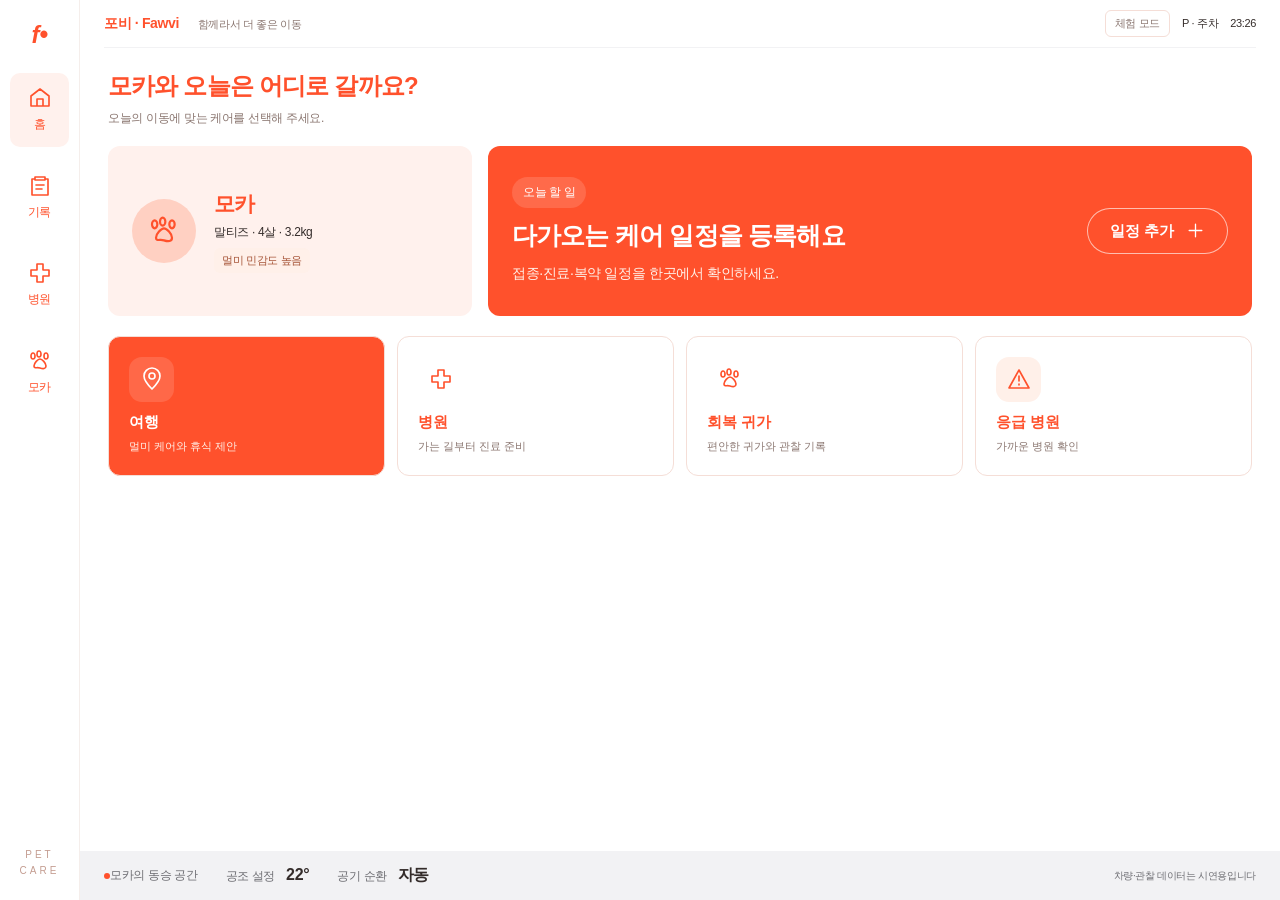
<file: docs/index.html>
<!doctype html><html lang="ko"><head><meta charset="utf-8"><meta name="viewport" content="width=device-width,initial-scale=1,viewport-fit=cover"><meta name="theme-color" content="#f7f7f4"><title>포비 · Fawvi · Pet Care</title><link rel="stylesheet" href="style.css"></head><body><div class="app"><aside><a class="brand" data-page="home" href="#home" aria-label="홈"><span>f<span class="dot">•</span></span></a><nav id="nav"></nav><div class="aside-foot">PET<br>CARE</div></aside><div class="workspace"><header><div class="app-name">포비 · Fawvi <span>함께라서 더 좋은 이동</span></div><div class="header-right"><span class="demo">체험 모드</span><span id="gear">P · 주차</span><time id="clock"></time></div></header><main id="main"></main><footer><span><i class="green"></i>모카의 동승 공간</span><span>공조 설정 <b>22°</b></span><span>공기 순환 <b>자동</b></span><span class="footer-note">차량·관찰 데이터는 시연용입니다</span></footer></div></div><div id="toast" role="status"></div><div id="modal"></div><script src="app.js"></script></body></html>
</file>
<file: docs/style.css>
:root{--ink:#243630;--sub:#78827c;--paper:#f7f7f4;--line:#e3e6df;--accent:#e9653f;--sage:#edf2e8;--green:#526c48;--orange:#fff0e6;--red:#b94737}*{box-sizing:border-box}body{margin:0;background:var(--paper);color:var(--ink);font:16px/1.55 -apple-system,BlinkMacSystemFont,'Apple SD Gothic Neo','Malgun Gothic',sans-serif;letter-spacing:-.35px}button,input,select,textarea{font:inherit}button,a,input,select,textarea{-webkit-tap-highlight-color:transparent}button,a{touch-action:manipulation}button{cursor:pointer;border:0;background:none;color:inherit}button:focus-visible,a:focus-visible,input:focus-visible,textarea:focus-visible,select:focus-visible{outline:3px solid #e9653f;outline-offset:3px}button:disabled{opacity:.38;cursor:not-allowed}a{color:inherit;text-decoration:none}.app{display:flex;min-height:100dvh}aside{width:94px;flex-shrink:0;background:#243b33;color:#becac3;display:flex;flex-direction:column;align-items:center;padding:23px 12px;position:fixed;inset:0 auto 0 0;z-index:3}.brand{font-family:Georgia,serif;font-size:42px;font-weight:bold;line-height:1;color:#fff;margin-bottom:40px}.dot{color:#f3946d;font-size:25px}nav{width:100%;display:grid;gap:14px}nav a{display:flex;flex-direction:column;align-items:center;gap:5px;border-radius:16px;padding:13px 4px;font-size:12px}nav a.active{background:#f1f4e9;color:#2e4437}nav a:hover{background:#ffffff15}nav a.active:hover{background:#f1f4e9}.aside-foot{margin-top:auto;font-size:10px;letter-spacing:3px;color:#91a59a;text-align:center;padding-top:25px}.icon{width:24px;height:24px;fill:none;stroke:currentColor;stroke-width:1.65;stroke-linecap:round;stroke-linejoin:round;flex-shrink:0}.workspace{margin-left:94px;width:calc(100% - 94px);display:flex;flex-direction:column}header{height:82px;display:flex;align-items:center;justify-content:space-between;border-bottom:1px solid var(--line);margin:0 38px;gap:20px}.app-name{font-size:19px;font-weight:750}.app-name span{font-size:12px;color:var(--sub);font-weight:400;margin-left:15px}.header-right{display:flex;align-items:center;gap:22px;font-size:13px}.demo{font-size:11px;color:var(--sub);padding:4px 9px;border:1px solid var(--line);border-radius:6px}time{font-variant-numeric:tabular-nums}main{max-width:1600px;width:100%;margin:0 auto;padding:28px 38px 30px;flex:1}h1,h2,h3,p{margin:0}h1{font-size:32px;line-height:1.3;letter-spacing:-1.4px;font-weight:720}h2{font-size:24px;line-height:1.4;letter-spacing:-.8px}h3{font-size:18px}small,.muted{color:var(--sub)}.eyebrow{font-size:11px;letter-spacing:2px;font-weight:600;color:var(--sub);margin-bottom:8px}.pagehead{display:flex;align-items:flex-end;justify-content:space-between;gap:15px;margin-bottom:24px}.pagehead p{color:var(--sub);font-size:14px;margin-top:8px}.step{font-size:12px;color:var(--sub)}.step b{color:var(--accent);font-size:21px;margin-right:7px}.card{background:#fff;border:1px solid var(--line);border-radius:22px;padding:25px}.hero-grid{display:grid;grid-template-columns:1fr 1.12fr;gap:22px}.pet-photo{position:relative;border-radius:22px;overflow:hidden;background:#cdbb9f;min-height:330px}.pet-photo img{width:100%;height:100%;position:absolute;object-fit:cover;object-position:center 40%}.pet-photo:after{content:'';position:absolute;inset:40% 0 0;background:linear-gradient(transparent,#1d2b21bb)}.pet-copy{position:absolute;bottom:25px;left:26px;z-index:1;color:#fff}.pet-copy h2{font-size:34px}.pet-copy p{font-size:13px;color:#fffddd;margin-top:4px}.photo-badge{position:absolute;top:18px;left:18px;z-index:1;background:#ffffffde;padding:6px 10px;border-radius:9px;font-size:11px}.hero-card{display:flex;flex-direction:column;align-items:flex-start;justify-content:space-between;background:var(--sage);border:0;padding:32px}.hero-card h2{font-size:30px;margin:13px 0}.hero-card p{font-size:14px;color:#6c7d64}.pill{display:inline-flex;align-items:center;gap:7px;border-radius:50px;background:#fff;padding:6px 11px;font-size:12px}.green{display:inline-block;background:#68865c;width:6px;height:6px;border-radius:50%}.btn{display:inline-flex;align-items:center;justify-content:center;gap:12px;min-height:52px;border-radius:12px;padding:12px 22px;font-size:15px;font-weight:650;background:var(--accent);color:#fff}.btn .icon{width:19px;height:19px}.btn.secondary{color:var(--ink);background:#fff;border:1px solid var(--line)}.btn.dark{background:var(--ink)}.btn.small{min-height:44px;padding:9px 15px;font-size:13px}.btn.wide{width:100%}.link{display:inline-flex;align-items:center;gap:8px;font-size:13px;color:var(--sub);padding:8px 0}.quick-grid{display:grid;grid-template-columns:repeat(4,1fr);gap:14px;margin-top:20px}.quick{display:flex;text-align:left;align-items:center;gap:15px;padding:20px;border:1px solid var(--line);background:#fff;border-radius:16px}.quick>span:first-child{background:var(--sage);width:45px;height:45px;display:grid;place-items:center;border-radius:13px}.quick b{display:block;font-size:15px}.quick small{font-size:11px}.quick.emergency>span:first-child{background:var(--orange);color:var(--accent)}footer{display:flex;align-items:center;gap:28px;padding:15px 38px;border-top:1px solid var(--line);font-size:12px;color:var(--sub)}footer b{font-size:16px;color:var(--ink);margin-left:8px}.footer-note{margin-left:auto;font-size:10px}.check-grid{display:grid;grid-template-columns:repeat(4,1fr);gap:17px}.check-card{min-height:240px;display:flex;flex-direction:column;position:relative;cursor:pointer}.check-card .icon{color:var(--green);margin-bottom:25px;width:30px;height:30px}.check-card small{margin-top:7px;font-size:12px}.check-card strong{font-size:24px;margin-top:5px}.check-card input{accent-color:var(--green);width:24px;height:24px;position:absolute;right:22px;top:25px}.check-card:has(input:checked){background:var(--sage);border-color:#abbc9e}.check-bottom{display:flex;justify-content:space-between;gap:20px;align-items:center;margin-top:26px}.check-bottom p{font-size:13px;color:var(--sub)}.drive-grid{display:grid;grid-template-columns:340px 1fr;gap:22px;min-height:395px}.care-panel{display:flex;flex-direction:column;gap:18px}.statusbox{border-radius:18px;background:var(--sage);padding:24px;flex:1}.statusbox.warn{background:var(--orange)}.statusbox h2{font-size:27px;margin:15px 0 10px}.statusbox p{font-size:14px;color:var(--sub)}.status-mark{display:grid;place-items:center;width:46px;height:46px;border-radius:50%;background:#ffffffa8;color:var(--green)}.status-mark .icon{width:26px;height:26px}.small-stats{display:flex;gap:30px;border-top:1px solid #d8e0d1;margin-top:22px;padding-top:15px;font-size:11px;color:var(--sub)}.small-stats b{font-size:20px;display:block;color:var(--ink);font-weight:550}.map{position:relative;overflow:hidden;background:#e8ede5;border-radius:22px;min-height:395px;border:1px solid #dce2d9}.map-art{width:100%;height:100%;position:absolute;inset:0}.map-top{position:absolute;left:18px;right:18px;top:18px;display:flex;align-items:center;gap:13px;padding:15px 18px;background:#fff;border-radius:14px;box-shadow:0 4px 20px #263d3310}.map-top b{font-size:16px}.map-top small{display:block;font-size:11px}.turn-icon{background:var(--ink);color:white;border-radius:9px;padding:9px}.map-bottom{position:absolute;bottom:17px;left:18px;right:18px;background:#fff;border-radius:13px;padding:13px 17px;display:flex;align-items:center;justify-content:space-between;gap:12px}.map-bottom b{font-size:21px}.map-bottom span{font-size:12px;color:var(--sub)}.map-label{position:absolute;right:18px;top:102px;font-size:10px;background:#ffffffcc;padding:4px 7px;border-radius:5px;color:var(--sub)}.simbar{margin-top:17px;display:flex;align-items:center;gap:8px;flex-wrap:wrap}.simbar>span{font-size:11px;color:var(--sub);margin-right:8px}.simbar button{border:1px solid var(--line);border-radius:8px;background:#fff;padding:9px 12px;font-size:12px}.record-layout{display:grid;grid-template-columns:1.1fr 1fr;gap:22px}.row{display:flex;align-items:center;justify-content:space-between;gap:16px}.tabs{display:flex;gap:6px;margin-bottom:23px;flex-wrap:wrap}.tabs button{padding:10px 18px;border:1px solid var(--line);border-radius:10px;font-size:13px}.tabs button.selected{background:var(--ink);color:#fff;border-color:var(--ink)}.record-item{padding:18px 0;border-bottom:1px solid var(--line);display:flex;gap:18px;align-items:start}.record-item:last-child{border:0}.record-icon{width:37px;height:37px;border-radius:11px;background:var(--sage);display:grid;place-items:center;flex-shrink:0}.record-item small{font-size:11px}.record-item b{font-size:15px;display:block}.record-item p{font-size:13px;color:var(--sub);margin-top:3px}.record-item time{margin-left:auto;color:var(--sub);font-size:11px;white-space:nowrap}.summary-card{background:var(--sage)}.summary-card h2{margin-top:15px}.metrics{display:grid;grid-template-columns:repeat(3,1fr);gap:10px;margin:25px 0}.metrics>div{border-right:1px solid #d2ddcc}.metrics>div:last-child{border:0}.metrics small{display:block;font-size:11px}.metrics strong{font-size:28px;font-weight:600}.metrics span{font-size:12px;margin-left:3px}.note{font-size:12px;color:var(--sub);line-height:1.7}.stack{display:grid;gap:14px}.field{display:grid;gap:8px;margin-bottom:18px;font-size:13px;font-weight:600}.field input,.field select,.field textarea{width:100%;padding:14px;border:1px solid var(--line);border-radius:10px;background:#fafbf8;color:var(--ink);font-weight:400;min-height:48px}.field textarea{resize:vertical;min-height:110px}.actions{display:flex;gap:10px;margin-top:20px}.actions>*{flex:1}.empty{padding:35px 10px;color:var(--sub);text-align:center}.hospital{margin-bottom:12px}.hospital h3{margin:8px 0}.hospital p{font-size:13px;color:var(--sub)}.tag{font-size:11px;padding:4px 8px;border-radius:6px;background:var(--orange);color:#a55235;display:inline-block}.profile{display:flex;gap:22px;align-items:center;margin-bottom:25px}.avatar{width:90px;height:90px;object-fit:cover;border-radius:22px}.settings-row{padding:18px 0;border-top:1px solid var(--line);display:flex;align-items:center;justify-content:space-between;font-size:14px}.settings-row input{width:21px;height:21px;accent-color:var(--green)}#toast{position:fixed;bottom:32px;left:50%;transform:translate(-50%,20px);background:var(--ink);color:white;padding:14px 24px;border-radius:12px;font-size:14px;opacity:0;pointer-events:none;transition:.2s;z-index:12;max-width:90vw;width:max-content}#toast.show{opacity:1;transform:translate(-50%,0)}.overlay{position:fixed;inset:0;background:#172a2466;backdrop-filter:blur(6px);display:flex;align-items:center;justify-content:center;padding:24px;z-index:10}.dialog{background:#fff;border-radius:24px;padding:32px;width:480px;max-width:100%;max-height:90dvh;overflow:auto}.dialog h2{margin:12px 0}.dialog p{color:var(--sub);font-size:14px}.dialog textarea{margin-top:20px}.voice-pulse{width:68px;height:68px;border-radius:50%;background:var(--orange);color:var(--accent);display:grid;place-items:center;margin-bottom:20px}.voice-pulse .icon{width:30px;height:30px}.progress{height:5px;background:var(--line);border-radius:4px;margin-bottom:25px;overflow:hidden}.progress i{display:block;width:0;height:100%;background:var(--green);transition:.2s}@media(min-width:1500px){main{padding-top:45px}.hero-grid{min-height:410px}.drive-grid,.map{min-height:470px}.check-card{min-height:310px}}@media(max-width:1000px){header{margin:0 24px}.app-name span{display:none}main{padding:24px}.drive-grid{grid-template-columns:280px 1fr}.quick{padding:14px;gap:9px}.quick small{display:none}.check-grid{gap:10px}.check-card{padding:20px 15px}.check-card strong{font-size:21px}footer{padding:13px 24px;gap:18px}.footer-note{display:none}}@media(max-width:720px){aside{width:68px;padding:20px 6px}.brand{font-size:34px;margin-bottom:30px}nav a{font-size:10px;padding:12px 2px}.workspace{margin-left:68px;width:calc(100% - 68px)}header{margin:0 17px;height:65px}.app-name{font-size:16px}.header-right{gap:9px;font-size:11px}.demo{display:none}main{padding:21px 17px}h1{font-size:27px}.pagehead{margin-bottom:20px}.pagehead p{font-size:12px}.step{display:none}.hero-grid,.record-layout,.drive-grid{grid-template-columns:1fr}.pet-photo{min-height:240px}.hero-card{padding:24px;gap:25px}.hero-card h2{font-size:25px}.quick-grid{grid-template-columns:1fr 1fr;gap:10px}.quick{padding:14px 10px}.quick b{font-size:13px}.quick>span:first-child{width:34px;height:34px}.check-grid{grid-template-columns:1fr 1fr}.check-card{min-height:195px}.check-card input{right:16px;top:20px}.check-card strong{font-size:19px}.check-bottom{align-items:stretch;flex-direction:column}.check-bottom .btn{width:100%}.map{min-height:340px}.statusbox h2{font-size:25px}.statusbox{padding:22px}.small-stats{margin-top:18px}.card{padding:20px}.actions{flex-wrap:wrap}footer{padding:13px 17px;gap:10px;flex-wrap:wrap;font-size:10px}footer b{font-size:13px;margin-left:3px}.tabs{gap:5px}.tabs button{padding:8px 12px}.metrics strong{font-size:24px}.btn{min-height:50px}.record-item{gap:10px}.header-right #gear{display:none}}@media(max-height:530px) and (min-width:721px){header{height:54px}main{padding-top:14px;padding-bottom:15px}.pagehead{margin-bottom:13px}h1{font-size:25px}.pagehead p{margin-top:2px}.pet-photo{min-height:245px}.hero-card{padding:22px}.hero-card h2{font-size:24px}.quick-grid{margin-top:12px}.quick{padding:12px}.drive-grid,.map{min-height:310px}.statusbox{padding:18px}.statusbox h2{font-size:23px;margin:8px 0}.small-stats{margin-top:12px;padding-top:10px}footer{padding-top:8px;padding-bottom:8px}.check-card{min-height:185px}.check-card .icon{margin-bottom:14px}.check-bottom{margin-top:15px}}
body{word-break:keep-all;overflow-wrap:break-word}aside{overflow-y:auto}@media(max-height:530px){aside{padding-top:14px}.brand{margin-bottom:18px}nav{gap:5px}nav a{padding:9px 3px}.aside-foot{display:none}}@media(max-width:420px){.hero-card h2{font-size:23px}.quick-grid{grid-template-columns:1fr}.quick small{display:block}.header-right{gap:0}.check-card strong{font-size:17px}.check-card small{font-size:11px}}
/* Wireframe-aligned homepage: compact pet panel, primary care action, four modes. */
.home-layout{grid-template-columns:.65fr 1.35fr;min-height:290px}.home-layout .pet-photo{min-height:290px}.home-layout .hero-card{padding:26px 30px}.home-layout .hero-card h2{font-size:28px;margin:10px 0}.visit-note{background:#fff9;border:1px solid #d4dece;border-radius:12px;font-size:13px;padding:16px;margin-top:25px}.sr-only{position:absolute;width:1px;height:1px;padding:0;margin:-1px;overflow:hidden;clip:rect(0,0,0,0);white-space:nowrap;border:0}@media(max-width:720px){.home-layout{grid-template-columns:1fr}.home-layout .pet-photo{min-height:210px}.home-layout .hero-card{padding:22px}.home-layout .hero-card h2{font-size:24px}}@media(min-width:1500px){.home-layout{min-height:330px}.home-layout .pet-photo{min-height:330px}}
/* PawMate revised wireframe — white canvas, coral actions, compact vehicle layout. */
:root{--ink:#342c2a;--sub:#8b7771;--paper:#f2f2f4;--line:#f5ded7;--accent:#ff512c;--sage:#fff1ed;--green:#e84a29;--orange:#fff0e9}
aside{background:#fff;color:var(--accent);width:80px;padding:22px 10px;border-right:1px solid #f5eeeb}.brand{font-family:inherit;font-style:italic;color:var(--accent);font-size:24px;margin-bottom:26px}.dot{color:var(--accent)}nav a{border-radius:10px}nav a.active,nav a.active:hover{background:var(--sage);color:var(--accent)}nav a:hover{background:#fff6f3}.aside-foot{color:#c49d91}.workspace{margin-left:80px;width:calc(100% - 80px);background:#fff}header{height:48px;margin:0 24px;border-color:#f2f2f4}.app-name{font-size:14px;color:var(--accent)}.app-name span{font-size:11px}.header-right{font-size:11px;gap:12px}main{max-width:none;padding:22px 28px}h1{font-size:24px;letter-spacing:-.8px;color:var(--accent)}h2{font-size:21px}.eyebrow,.step{display:none}.pagehead{margin-bottom:18px}.pagehead p{font-size:12px}.card{border-radius:12px;padding:20px}.btn{border-radius:28px;background:var(--accent);min-height:46px;padding:10px 22px}.btn.dark{background:var(--accent)}.btn.secondary{color:var(--accent)}.home-layout{grid-template-columns:1fr 2.1fr;min-height:170px;gap:16px}.pet-summary{display:flex;align-items:center;gap:18px;border-radius:12px;background:var(--sage);padding:24px}.pet-summary h2{color:var(--accent)}.pet-summary p{font-size:12px;margin:5px 0}.pet-symbol{display:grid;place-items:center;background:#ffd0c2;color:var(--accent);border-radius:50%;width:64px;height:64px;flex-shrink:0}.pet-symbol svg{width:32px;height:32px}.home-layout .hero-card{background:var(--accent);color:white;flex-direction:row;align-items:center;gap:20px;padding:24px}.home-layout .hero-card h2{font-size:25px}.hero-card p{color:#fff1e9}.hero-card .pill{background:#ffffff24;color:#fff}.hero-card .btn{border:1px solid #ffffffa0;white-space:nowrap}.quick-grid{gap:12px}.quick{flex-direction:column;align-items:flex-start;border-radius:12px;gap:8px;padding:20px;color:var(--accent);min-height:130px}.quick:first-child{background:var(--accent);color:#fff}.quick:first-child small{color:#fff1e9}.quick:first-child>span:first-child{background:#ffffff22}.quick>span:first-child{background:transparent}.quick small{display:block;margin-top:5px}.check-card{min-height:205px;border-radius:10px}.check-card strong{font-size:22px}.check-card .icon{margin-bottom:20px;color:var(--accent)}.check-card input{accent-color:var(--accent)}.check-prep{background:var(--sage);border-radius:10px;padding:24px;color:var(--accent)}.check-prep p{font-size:14px;line-height:2.2;margin-top:14px}.check-bottom{margin-top:20px}.progress{height:3px;margin-bottom:16px}.progress i{background:var(--accent)}.drive-grid{grid-template-columns:minmax(270px,30%) 1fr;gap:20px;min-height:360px}.map{min-height:360px;background:#e8eaed;border:0;border-radius:12px}.map-top{right:auto;max-width:calc(100% - 36px);padding:10px 14px}.turn-icon{background:var(--accent);padding:6px}.map-top b{font-size:13px}.map-top small{font-size:10px}.map-bottom{padding:9px 14px}.map-label{top:auto;bottom:82px}.statusbox{background:var(--accent);color:#fff;border-radius:12px;padding:22px}.statusbox h2{font-size:25px}.statusbox p,.statusbox .small-stats,.statusbox .small-stats b{color:#fff}.small-stats{border-color:#ffffff50}.status-mark{color:var(--accent)}.statusbox.warn,.statusbox.voice-status{background:var(--sage);color:var(--accent)}.statusbox.warn p,.statusbox.warn .small-stats,.statusbox.warn .small-stats b,.voice-status p{color:#966052}.voice-status{text-align:center}.voice-status .voice-pulse{margin:0 auto 10px}.care-panel{gap:12px}.voice-status .voice-pulse{width:48px;height:48px}.tabs button{border-radius:24px}.tabs button.selected{background:var(--accent);border-color:var(--accent)}.record-layout{grid-template-columns:1.6fr 1fr}.summary-card{background:var(--sage)}.profile .avatar{width:64px;height:64px;border-radius:12px}.settings-row input{accent-color:var(--accent)}.visit-note{color:#9c3e29;border-color:#ffffff60}.dialog{border-radius:16px;width:600px}.dialog .field textarea{min-height:64px}.overlay{backdrop-filter:none;background:#0006}.record-item{border-color:var(--line)}footer{background:#f2f2f4;padding:12px 24px;color:#6d6d72;border:0}.green{background:var(--accent)}body.driving aside{display:none}body.driving .workspace{margin-left:0;width:100%}body.driving .pagehead{display:none}body.driving header{height:40px}body.driving main{padding:12px 20px}body.driving .drive-grid{min-height:calc(100dvh - 165px)}body.driving .map{min-height:360px}.simbar{margin-top:12px}body[data-page=report] .record-layout>.summary-card{order:2}body[data-page=report] .record-layout>.card:last-child{order:1}
@media(min-width:1500px){main{padding:30px 40px}.home-layout{min-height:200px}.quick{min-height:170px}.check-card{min-height:260px}.drive-grid,.map{min-height:470px}}
@media(max-width:720px){aside{width:62px;padding:18px 5px}.brand{font-size:22px}.workspace{margin-left:62px;width:calc(100% - 62px)}header{margin:0 14px}.app-name{font-size:12px}.header-right time{display:none}main{padding:20px 15px}h1{font-size:23px}.home-layout,.record-layout,.drive-grid{grid-template-columns:1fr}.home-layout .hero-card{flex-direction:column;align-items:flex-start;padding:22px}.pet-summary{padding:18px}.quick-grid{grid-template-columns:1fr 1fr}.quick{min-height:125px;padding:14px}.check-prep{padding:20px}.check-card{min-height:205px}.check-card strong{font-size:18px}.map{min-height:310px}body.driving .drive-grid{min-height:auto}.check-bottom p{font-size:12px}.dialog{padding:22px}.dialog .record-layout{grid-template-columns:1fr 1fr}.footer-note{display:block;width:100%;margin:0}.care-panel .statusbox{min-height:170px}}
@media(max-height:600px) and (min-width:721px){header{height:32px}main{padding:14px 22px}.pagehead{margin-bottom:12px}.pagehead h1{font-size:21px}.pagehead p{display:none}.home-layout{min-height:135px}.home-layout .hero-card{padding:16px 22px}.home-layout .hero-card h2{font-size:22px;margin:5px 0}.hero-card p{font-size:12px}.pet-summary{padding:16px}.quick-grid{margin-top:12px}.quick{min-height:110px;padding:12px 18px;gap:4px}.quick>span:first-child{height:30px}.check-card{min-height:180px;padding:18px}.check-card .icon{margin-bottom:12px}.check-bottom{margin-top:12px}.check-bottom p{display:none}.statusbox{padding:16px}.statusbox h2{font-size:23px;margin:8px 0}.statusbox p{font-size:12px}.small-stats{margin-top:12px;padding-top:10px}.drive-grid,.map,body.driving .map{min-height:300px}body.driving .drive-grid{min-height:300px}body.driving header{height:30px}.simbar button{padding:6px 10px}footer{padding:8px 24px}.record-item{padding:10px 0}.metrics{margin:15px 0}.card{padding:16px}.field{margin-bottom:10px}.field input,.field select{padding:8px 12px;min-height:40px}.field textarea{min-height:60px}.dialog{max-height:94dvh}.voice-status .voice-pulse{display:none}}
</file>
